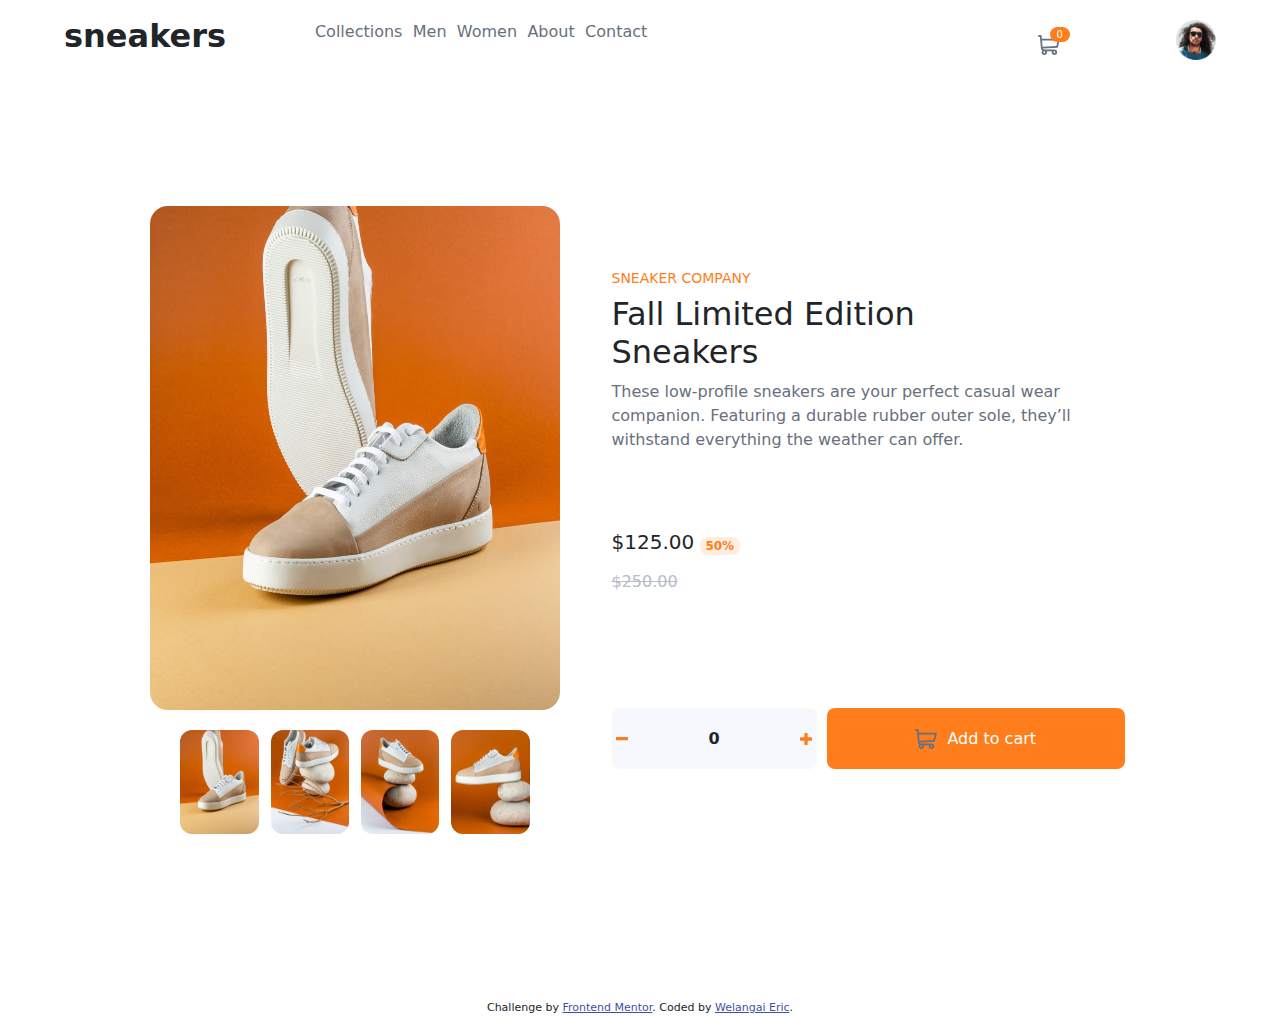
<file: index.html>
<!DOCTYPE html>
<html lang="en">
<head>
  <meta charset="UTF-8">
  <meta name="viewport" content="width=device-width, initial-scale=1.0"> <!-- displays site properly based on user's device -->
  
  <link rel="icon" type="image/png" sizes="32x32" href="./images/favicon-32x32.png">
  <link rel="stylesheet" href="./css/main.css">
 
  <link rel="stylesheet" href="./css/bootstrap.css">
  <link rel="stylesheet" href="./css/bootstrap.css.map">
  <link rel="stylesheet" href="./css/bootstrap-icons/bootstrap-icons.css">
  
  
  <title>Frontend Mentor | E-commerce product page</title>

  <!-- Feel free to remove these styles or customise in your own stylesheet 👍 -->
  <style>
    .attribution { font-size: 11px; text-align: center; margin-top: 20px;}
    .attribution a { color: hsl(228, 45%, 44%); }
  </style>
</head>
<body>
  <header>
    <div class="navbar">
      <div class="left-elements">
        <button class="toggleBtn" aria-controls="primary-navigation" aria-expanded="false" >
          <svg class="hum"viewBox="0 0 100 100" width="50">
            <rect class="line top" 
              width="50" height="7"
               x="10" y="30" ></rect>
            <rect class="line middle" 
              width="50" height="7"
              x="10" y="45" ></rect>
            <rect class="line bottom" 
              width="50" height="7"
              x="10" y="60" ></rect>
          </svg>
  

        </button>
        <div class="brand-namee">
          <h1>sneakers</h1>

        </div>
        <div class="navbar-links">
          <ul>
            <li><a href="#">Collections</a></li>
            <li><a href="#">Men</a></li>
            <li><a href="#">Women</a></li>
            <li><a href="#">About</a></li>
            <li><a href="#">Contact</a></li>
    
          </ul>
         </div>
      </div>
      <div class="right-elements">
        <div class="cart">
          <img src="./images/icon-cart.svg" alt="cart image">
          <div class="item-count">
            <p class="count">0</p>
          </div>
        </div>
        <div class="profile-photo">
          <div class="avatar">
            <img src="./images/image-avatar.png" alt="">
          </div>
        </div>
      </div>
   
 

    </div>
    <div class="offcanvasi canvas" aria-expanded="false">
      <div class="offcanvas-linksi canvas">
        <ul >
          <li><a href="#">Collections</a></li>
          <li><a href="#">Men</a></li>
          <li><a href="#">Women</a></li>
          <li><a href="#">About</a></li>
          <li><a href="#">Contact</a></li>
  
        </ul>
       </div>
       <div class="blur-me">

       </div>
     </div>
  </header>

 
  
  <div class="container">
    <div class="container-view">
      <div class="large-image">
          <img id="large" src="./images/image-product-1.jpg" alt="">
      </div>
      <div class="thumbnails">
          <img src="./images/image-product-1.jpg" id="small" alt="" onclick="viewImage(this)">
          <img src="./images/image-product-2.jpg" id="small" alt="" onclick="viewImage(this)">
          <img src="./images/image-product-3.jpg" id="small" alt="" onclick="viewImage(this)">
          <img src="./images/image-product-4.jpg" id="small" alt="" onclick="viewImage(this)">
  
      </div>
  </div>
  <!-- carousel  -->
    <div id="carouselExampleControls" class="carousel slide " data-bs-ride="carousel">
      <div class="carousel-inner" >
        <div class="carousel-item active">
          <img src="./images/image-product-1.jpg" class="d-block w-100" alt="...">
        </div>
        <div class="carousel-item">
          <img src="./images/image-product-2.jpg" class="d-block w-100 img-fluid" alt="...">
        </div>
        <div class="carousel-item">
          <img src="./images/image-product-3.jpg" class="d-block w-100" alt="...">
        </div>
      </div>
      <button class="carousel-control-prev" type="button" data-bs-target="#carouselExampleControls" data-bs-slide="prev">
        <span class="carousel-control-prev-icon" aria-hidden="true"><img src="./images/icon-previous.svg" alt=""></span>
        <span class="visually-hidden">Previous</span>
      </button>
      <button class="carousel-control-next" type="button" data-bs-target="#carouselExampleControls" data-bs-slide="next">
        <span class="carousel-control-next-icon"  aria-hidden="true"><img src="./images/icon-next.svg" alt=""></span>
        <span class="visually-hidden">Next</span>
      </button>
    </div>
    <!-- check out  -->
    <div class="checkout-module model" >
      <div class="model-header">
        <div class="model-title">
          <h5>Cart</h5> 
        </div>
        </div>
        <div class="model-body">
          <div class="message">
            <h6>Your cart is empty.</h6> 
          </div>
        </div>      
    </div>
<!-- description  -->

<div class="container overide">
  <div class="description">
    <h3>SNEAKER COMPANY</h3>
    <h2>Fall Limited Edition <br> Sneakers</h2>
    <p>  These low-profile sneakers are your perfect casual wear companion. Featuring a 
      durable rubber outer sole, they’ll withstand everything the weather can offer.</p>   
  </div>
  <div class="payment-details">
    <div class="pricing">
      <div class="price">
        <h2>$125.00</h2>
        <p>50%</p>
      </div>
      <div class="discount">
        <h5>$250.00</h5>
      </div>      
    </div>  
  </div>
  <!-- add or reduce quantity  -->
  <div class="views">
    <div class="quantity">
      <span class="add" id="minus"><img src="./images/icon-minus.svg" alt=""></span>
      <span class="add" id="display-counter">0</span>
      <span class="add" id="plus"><img src="./images/icon-plus.svg" alt=""></span>
    </div>
    <button  class="submit-btn" >
      <img class="cart-white" src="./images/icon-cart.svg" alt="">
      <span class="add-to-cart">Add to cart</span>
    </button> 
  </div>
 
</div>
</div>

<!-- attribution  -->
  <div class="attribution">
    Challenge by <a href="https://www.frontendmentor.io?ref=challenge" target="_blank">Frontend Mentor</a>. 
    Coded by <a href="#">Welangai Eric</a>.
  </div>

  <!-- scripts  -->
  <script  >
    function viewImage(small){
     var fullImage = document.querySelector('#large')
     fullImage.src = small.src;
    }
</script>
  <script src="./js/custom.js"></script>
  <script src="./js/bootstrap.bundle.js"></script>
  <script src="./js/bootstrap.bundle.js.map"></script>
</body>
</html>
</file>
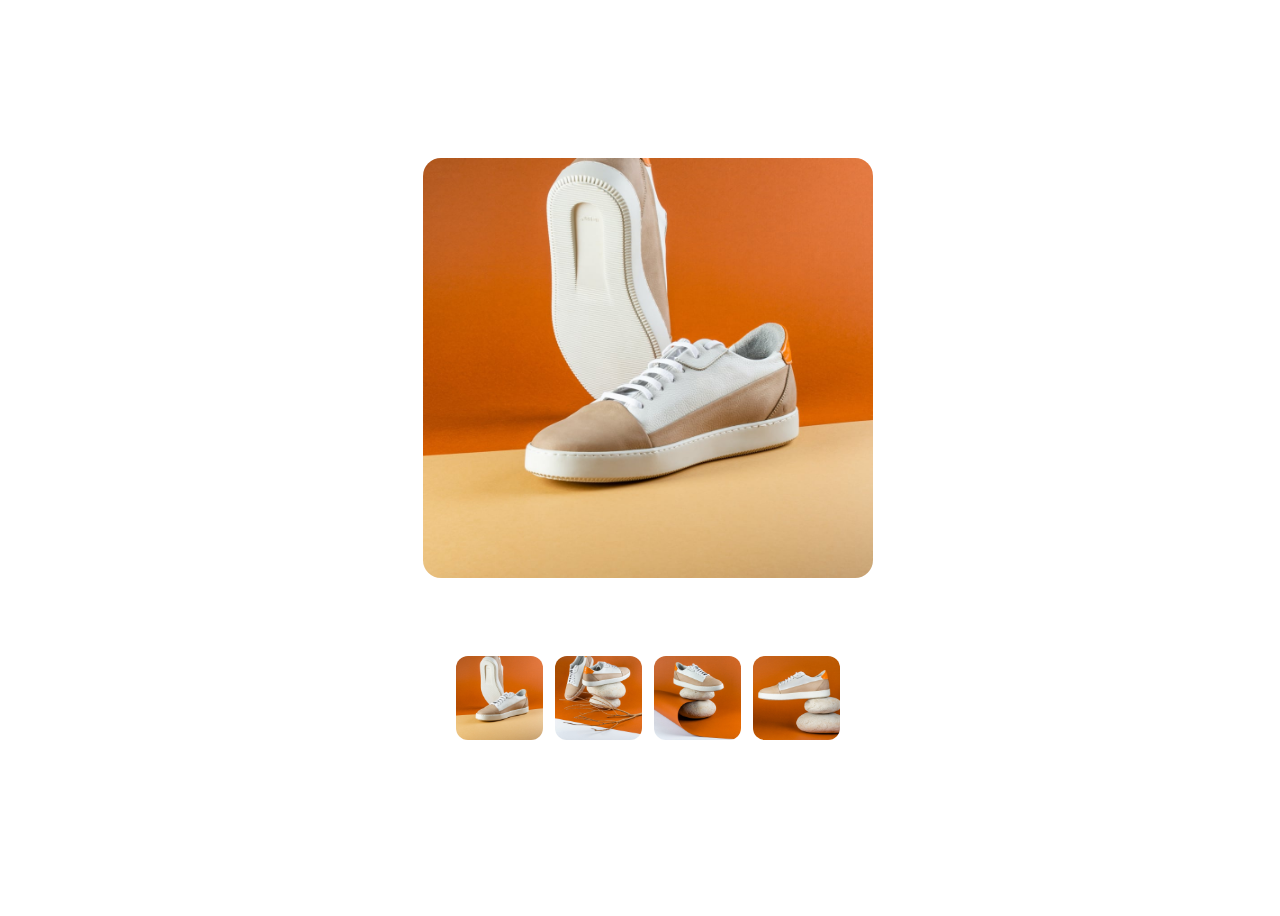
<file: images/New folder/index.html>
<!DOCTYPE html>
<html lang="en">
<head>
    <meta charset="UTF-8">
    <meta http-equiv="X-UA-Compatible" content="IE=edge">
    <meta name="viewport" content="width=device-width, initial-scale=1.0">
    <link rel="stylesheet" href="./main.css">
    <title>Document</title>
</head>
<body>
    <div class="container-view">
        <div class="large-image">
            <img id="large" src="./image/image-product-1.jpg" alt="">
        </div>
        <div class="thumbnails">
            <img src="./image/image-product-1.jpg" id="small" alt="" onclick="viewImage(this)">
            <img src="./image/image-product-2.jpg" id="small" alt="" onclick="viewImage(this)">
            <img src="./image/image-product-3.jpg" id="small" alt="" onclick="viewImage(this)">
            <img src="./image/image-product-4.jpg" id="small" alt="" onclick="viewImage(this)">

        </div>
    </div>

   <!-- script   -->
   <script  >
       function viewImage(small){
        var fullImage = document.querySelector('#large')
        fullImage.src = small.src;
       }
   </script>
</body>
</html>
</file>
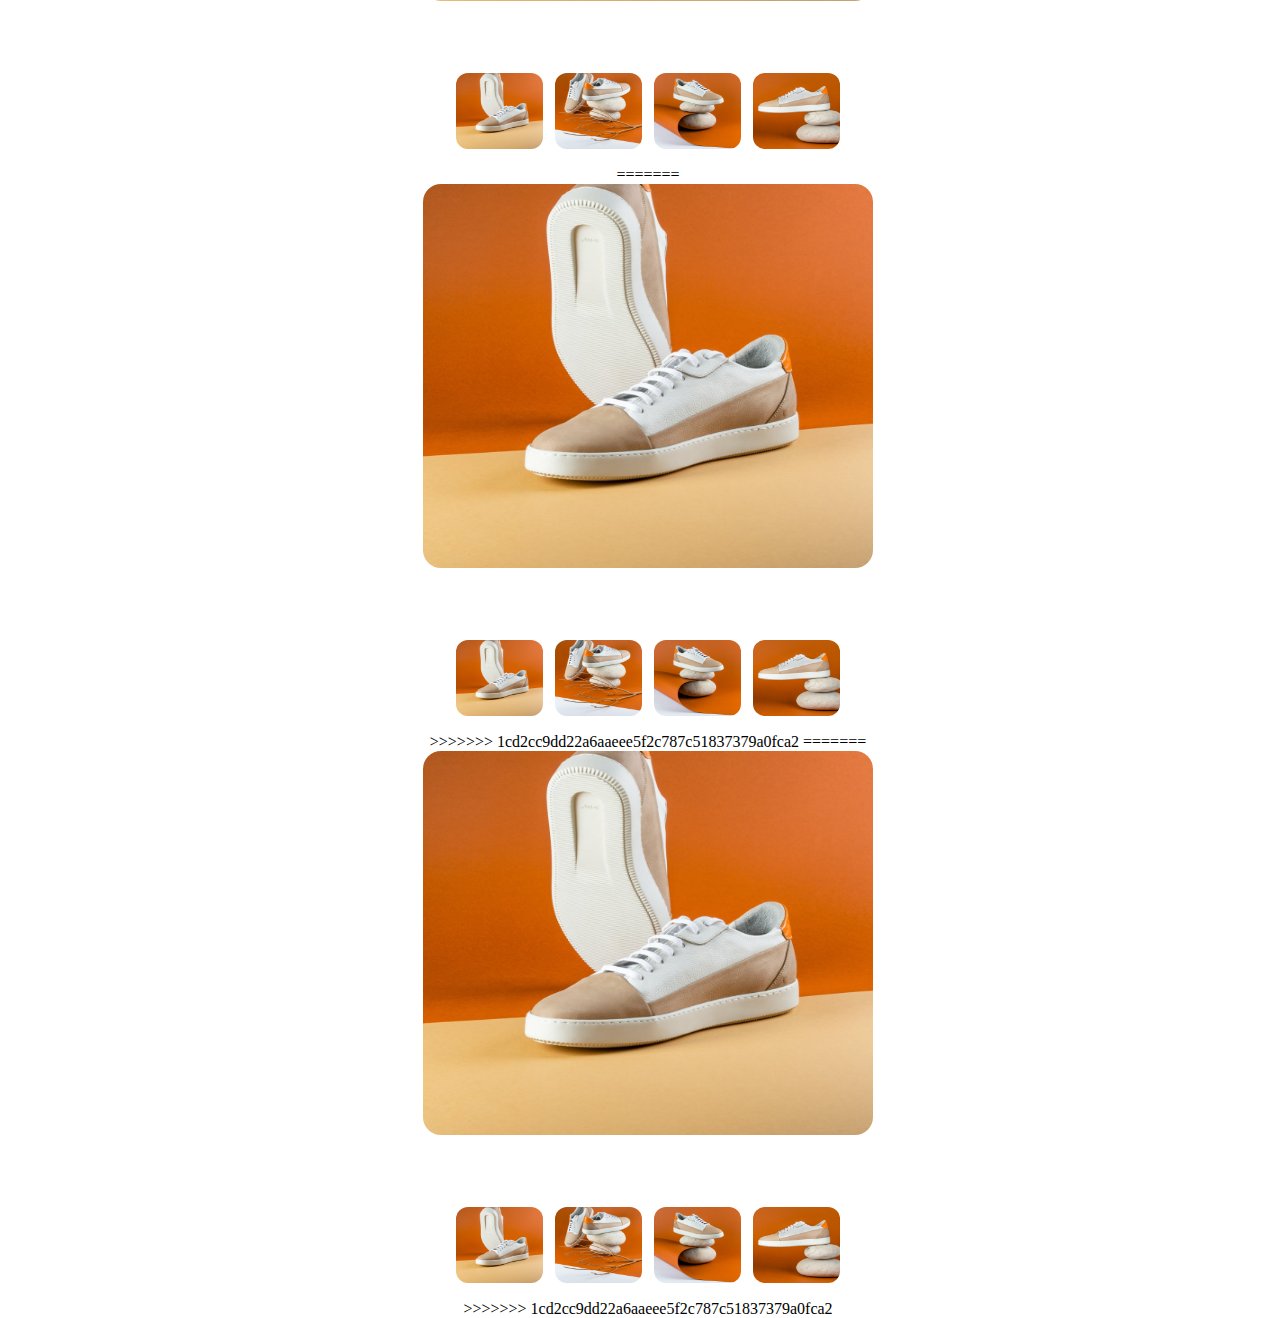
<file: images/New folder/index_BACKUP_1858.html>
<<<<<<< HEAD
<<<<<<< HEAD
<!DOCTYPE html>
<html lang="en">
<head>
    <meta charset="UTF-8">
    <meta http-equiv="X-UA-Compatible" content="IE=edge">
    <meta name="viewport" content="width=device-width, initial-scale=1.0">
    <link rel="stylesheet" href="./main.css">
    <title>Document</title>
</head>
<body>
    <div class="container-view">
        <div class="large-image">
            <img id="large" src="./image/image-product-1.jpg" alt="">
        </div>
        <div class="thumbnails">
            <img src="./image/image-product-1.jpg" id="small" alt="" onclick="viewImage(this)">
            <img src="./image/image-product-2.jpg" id="small" alt="" onclick="viewImage(this)">
            <img src="./image/image-product-3.jpg" id="small" alt="" onclick="viewImage(this)">
            <img src="./image/image-product-4.jpg" id="small" alt="" onclick="viewImage(this)">

        </div>
    </div>

   <!-- script   -->
   <script  >
       function viewImage(small){
        var fullImage = document.querySelector('#large')
        fullImage.src = small.src;
       }
   </script>
</body>
=======
<!DOCTYPE html>
<html lang="en">
<head>
    <meta charset="UTF-8">
    <meta http-equiv="X-UA-Compatible" content="IE=edge">
    <meta name="viewport" content="width=device-width, initial-scale=1.0">
    <link rel="stylesheet" href="./main.css">
    <title>Document</title>
</head>
<body>
    <div class="container-view">
        <div class="large-image">
            <img id="large" src="./image/image-product-1.jpg" alt="">
        </div>
        <div class="thumbnails">
            <img src="./image/image-product-1.jpg" id="small" alt="" onclick="viewImage(this)">
            <img src="./image/image-product-2.jpg" id="small" alt="" onclick="viewImage(this)">
            <img src="./image/image-product-3.jpg" id="small" alt="" onclick="viewImage(this)">
            <img src="./image/image-product-4.jpg" id="small" alt="" onclick="viewImage(this)">

        </div>
    </div>

   <!-- script   -->
   <script  >
       function viewImage(small){
        var fullImage = document.querySelector('#large')
        fullImage.src = small.src;
       }
   </script>
</body>
>>>>>>> 1cd2cc9dd22a6aaeee5f2c787c51837379a0fca2
=======
<!DOCTYPE html>
<html lang="en">
<head>
    <meta charset="UTF-8">
    <meta http-equiv="X-UA-Compatible" content="IE=edge">
    <meta name="viewport" content="width=device-width, initial-scale=1.0">
    <link rel="stylesheet" href="./main.css">
    <title>Document</title>
</head>
<body>
    <div class="container-view">
        <div class="large-image">
            <img id="large" src="./image/image-product-1.jpg" alt="">
        </div>
        <div class="thumbnails">
            <img src="./image/image-product-1.jpg" id="small" alt="" onclick="viewImage(this)">
            <img src="./image/image-product-2.jpg" id="small" alt="" onclick="viewImage(this)">
            <img src="./image/image-product-3.jpg" id="small" alt="" onclick="viewImage(this)">
            <img src="./image/image-product-4.jpg" id="small" alt="" onclick="viewImage(this)">

        </div>
    </div>

   <!-- script   -->
   <script  >
       function viewImage(small){
        var fullImage = document.querySelector('#large')
        fullImage.src = small.src;
       }
   </script>
</body>
>>>>>>> 1cd2cc9dd22a6aaeee5f2c787c51837379a0fca2
</html>
</file>
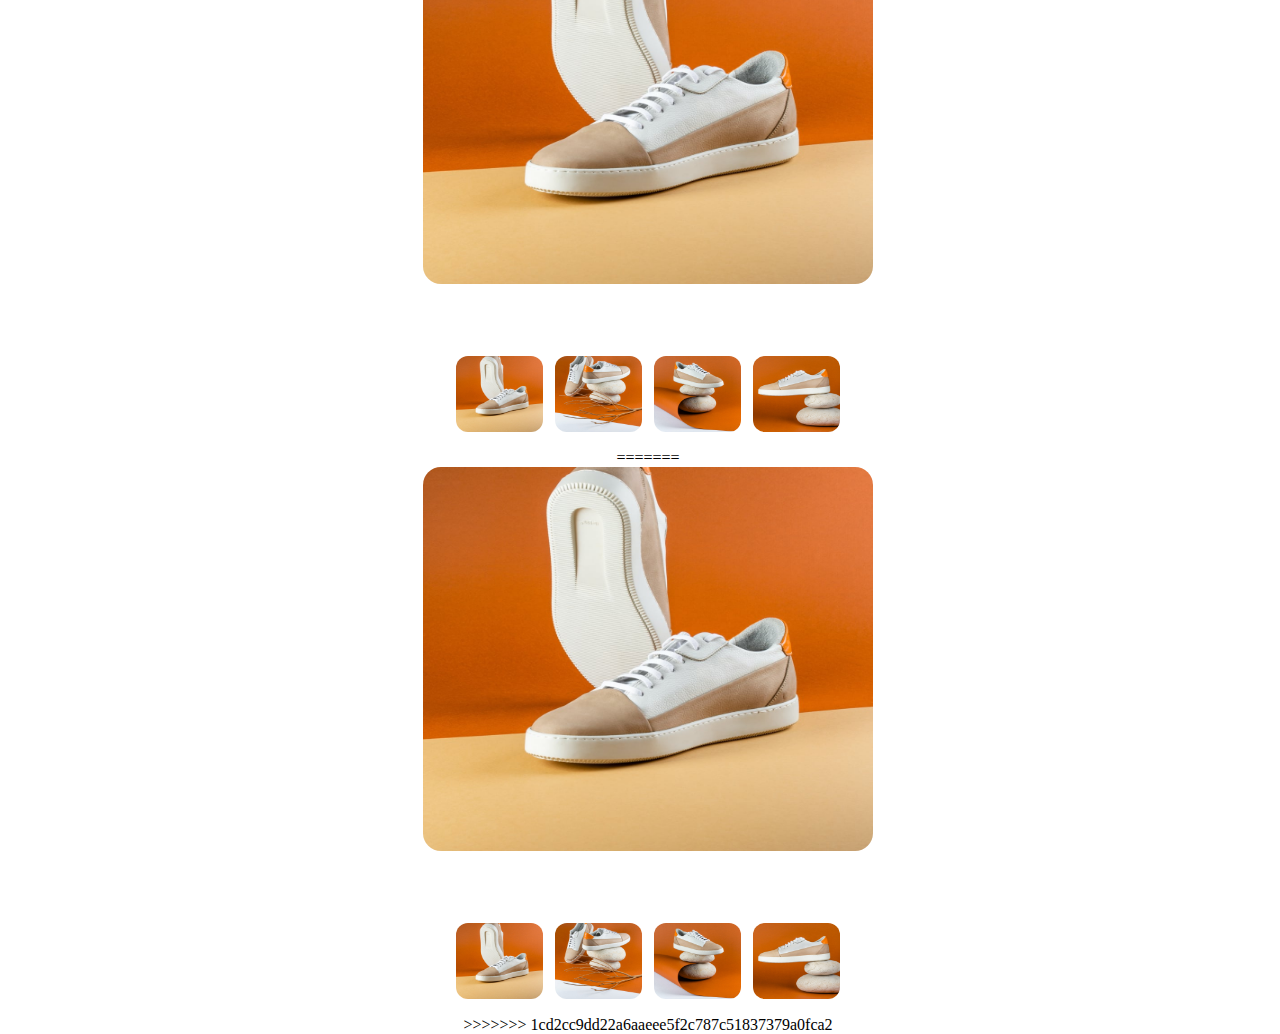
<file: images/New folder/index_BACKUP_456.html>
<<<<<<< HEAD
<!DOCTYPE html>
<html lang="en">
<head>
    <meta charset="UTF-8">
    <meta http-equiv="X-UA-Compatible" content="IE=edge">
    <meta name="viewport" content="width=device-width, initial-scale=1.0">
    <link rel="stylesheet" href="./main.css">
    <title>Document</title>
</head>
<body>
    <div class="container-view">
        <div class="large-image">
            <img id="large" src="./image/image-product-1.jpg" alt="">
        </div>
        <div class="thumbnails">
            <img src="./image/image-product-1.jpg" id="small" alt="" onclick="viewImage(this)">
            <img src="./image/image-product-2.jpg" id="small" alt="" onclick="viewImage(this)">
            <img src="./image/image-product-3.jpg" id="small" alt="" onclick="viewImage(this)">
            <img src="./image/image-product-4.jpg" id="small" alt="" onclick="viewImage(this)">

        </div>
    </div>

   <!-- script   -->
   <script  >
       function viewImage(small){
        var fullImage = document.querySelector('#large')
        fullImage.src = small.src;
       }
   </script>
</body>
=======
<!DOCTYPE html>
<html lang="en">
<head>
    <meta charset="UTF-8">
    <meta http-equiv="X-UA-Compatible" content="IE=edge">
    <meta name="viewport" content="width=device-width, initial-scale=1.0">
    <link rel="stylesheet" href="./main.css">
    <title>Document</title>
</head>
<body>
    <div class="container-view">
        <div class="large-image">
            <img id="large" src="./image/image-product-1.jpg" alt="">
        </div>
        <div class="thumbnails">
            <img src="./image/image-product-1.jpg" id="small" alt="" onclick="viewImage(this)">
            <img src="./image/image-product-2.jpg" id="small" alt="" onclick="viewImage(this)">
            <img src="./image/image-product-3.jpg" id="small" alt="" onclick="viewImage(this)">
            <img src="./image/image-product-4.jpg" id="small" alt="" onclick="viewImage(this)">

        </div>
    </div>

   <!-- script   -->
   <script  >
       function viewImage(small){
        var fullImage = document.querySelector('#large')
        fullImage.src = small.src;
       }
   </script>
</body>
>>>>>>> 1cd2cc9dd22a6aaeee5f2c787c51837379a0fca2
</html>
</file>
<file: css/main.css>
<<<<<<< HEAD
@import url('https://fonts.googleapis.com/css2?family=Kumbh+Sans:wght@400;700&display=swap');
*{
    box-sizing: border-box;

}
:root{
    --white: hsl(0, 0%, 100%);
    --orange: hsl(26, 100%, 55%);
    --pale-orange:hsl(25, 87%, 73%);
    --very-dark-blue: hsl(220, 13%, 13%);
    --dark-greyish-blue:hsl(219, 9%, 45%);
    --greyish-blue:hsl(220, 14%, 75%);
    --light-greyish-blue:hsl(223, 64%, 98%);
    --black: hsl(0, 0%, 0%);



}
body{
    width: 100vw;
    min-height: 100vh;
    margin: 0;
    padding: 0;
    font-family: 'Kumbh Sans', sans-serif; 
    display: flex;
    flex-direction: column;
    background-color:var(--white);
    justify-content: center;
    align-items: center;
    position: relative;
}
header{
    width: 100vw;
    height: 80px;
    /* border: 2px solid red; */
    position: relative;
    display: flex;
    
    justify-content: center;
    align-items: center;



}
.preloader{
    width: 100%;
    height: 100%;
    position: absolute;
    z-index: 100;
    display: flex;
    justify-content: center;
    align-items: center;
    background-color: #fff;
}
.main{
    display: none;
    
}
.views{
    width: 90%;
    height: 100%;
    /* border: red 3px solid; */
    display: flex;
    flex-direction: column;
    justify-content: space-between;
    align-items: center;

}
.navbar{
    width: 90%;
    height: 70%;
    /* border: 2px solid red; */
    display: flex;
    justify-content: space-between;
    align-items: center;

}
.navbar-links{
    width: 100%;
    /* border: 1px solid green; */
    display: none;

}
.navbar-links ul{
    display: flex;

    
}
.navbar-links li{
    list-style: none;
    padding: 0 5px;

}
.navbar-links li:hover{
     
}
.navbar-links a{
    text-decoration: none;
    color: var(--dark-greyish-blue);
}
.offcanvasi{
    width: 0%;
    height: 100vh;
    position: absolute;
    top: 0;
    left: 0;
    display: none;
    z-index: 50;
    /* border: 1px solid green; */


}
.orange:hover{
    color: var(--pale-orange);
}
.offcanvasi[aria-expanded='true']{
    width: 100%;
    display: initial;
    transition: .4s ease-in-out;
}

.offcanvas-linksi{
    padding-top: 80px;
    width: 60%;
    height: 100vh;
    /* border: 4px solid rgb(235, 8, 8); */
    /* display: none; */
    background-color: var(--white);
    float:left ;

}
.blur-me{
    width: 40%;
    height: 100%;
    float: right;
    background-color: var(--black);
    opacity: .5;


}
.lightbox{
    display: none;
}

/* .offcanvas-links{
    display: block;
    border: 1px solid rgb(255, 103, 2);
    
    

    
} */
.offcanvas-linksi li{
    list-style: none;
    padding: 13px 0px;

}
.offcanvas-linksi a{
    text-decoration: none;
    color:  var(--black);
    font-weight: 700;
}
.left-elements{
    width: 65%;
    height: 100%;
    /* border: 1px solid green; */
    display: flex;
    justify-content: space-between;
    align-items: center;

}
.right-elements{
    width: 30%;
    height: 100%;
    display: flex;
    justify-content: flex-end;
    align-items: center;

    /* border: 1px solid green; */
}
.toggleBtn{
    background-color: blue;
    display: inline;
    z-index: 100;
    background-color: transparent;
    border: none;
    outline: none;
    
}
.toggleBtn .line{
    transition: 
        y 50ms ease-in 50ms,
        rotate 50ms ease-in 
    ;
    transform-origin: center;
} 

.toggleBtn[aria-expanded='true'] .line{
    
    transition: 
        y 50ms ease-in, 
        rotate 50ms ease-in 50ms
    ;
    transform-origin: center;
} 

.toggleBtn[aria-expanded='true'] :is(.top, .bottom){
    y:45;
    width: 80px;
   

}
.toggleBtn[aria-expanded='true'] :is(.top ,.middle){
   rotate:45deg;
}

.toggleBtn[aria-expanded='true'] .bottom{
    rotate:-45deg;
    
}
.brand-namee{
    width: 90%;
    height: 100%;
    font-weight:700;
    /* border: 1px solid green; */
    display: flex;
    justify-content: center;
    align-items: center;
    /* text-align: left; */


}


.brand-namee h1{
    font-weight: 700;
    width:100%;
    height: 90%;
    padding: 0;
    margin: 0;
    margin-top: -10px;
    
    font-size: 32px;
    text-align: left;
   
    /* border: 1px solid green; */

}
.cart{
    width: 40%;
    height:40%;
    /* border: 1px solid green; */
    position: relative;
   
    
    
}
.item-count{
    width: 20px;
    height:15px;
    border-radius: 20px;
    background-color:  var(--orange);
    position: absolute;
    top: -5px;
    left: 12px;
    display: flex;
    /* border: 1px solid green; */
    justify-content: center;
    align-items: center;
    /* border: 1px solid green; */

}
.count{
    color:var(--white) ;
    font-size: 10px;
    /* border: 1px solid green; */
    padding: 0;
    margin: 0;
}
.profile-photo{
    width: 40px;
    height: 40px;
    /* border: 1px solid green; */


}
.avatar{
    width: 100%;
    height: 100%;
    /* border: 1px solid green; */


}
.avatar img{
    width: 100%;
    height: 100%;
}
.container{
    width: 100% !important;
    /* min-height: 100% !important; */
    background-color:var(--white);
    display: flex;
    flex-direction: column;
    justify-content: center !important;
    align-items: center;
    padding: 0 !important;
    margin: 0 !important;
    position: relative;
    /* border: rgb(54, 167, 20) 5px solid !important; */



}
.checkout-module{
    width: 89%;
    height: 40%;
    /* border: 2px solid red; */
    position:absolute;
    z-index: 20;
    top: 10px;
    border-radius: 10px;
    background-color: var(--white);
    visibility: hidden;
    box-shadow:10px 10px ar(--light-greyish-blue) ;

    
}
.show{
    visibility: visible;
}
.hidden{
    visibility: hidden;
}

.model-header{
    width: 100%;
    height: 20%;
    border-bottom: .5px solid var(--greyish-blue);
    display: flex;
    justify-content: center;
    align-items: center;
}
.model-title{
    width: 85%;
    height: 70%;
    display: flex;
    justify-content: space-between;
    align-items: center;
    
}
.model-body{
    width: 100%;
    height: 80%;
    /* border: 2px solid red; */
    display: flex;
    flex-direction: column;
    justify-content:center;
    align-items: center;

}
.item{
    width: 85%;
    height: 80px;
    /* border: 2px solid red; */
    display: flex;
    justify-content: space-between;


}
.checkBtn{
    width: 85%;
    height: 50px;
    margin-top: 10px;
    border-radius:8px ;
    background-color: var(--orange);
    color: var(--white);
    font-weight: 700;
    border: none;
}
.message h6{
    color: var(--dark-greyish-blue);
    font-weight: 500;
}
.item-image{
    width: 20%;
    height: 100%;
    /* border: 2px solid red; */
    border-radius: 8px;


}
.item-image img{
    width: 100%;
    border-radius: 5px;

}
.item-description{
    width: 68%;
    height: 100%;
    /* border: 2px solid red; */
    padding-left: 10px;
    letter-spacing: 0.03rem;
    color: var(--dark-greyish-blue);

}
.delete-item{
    width: 10%;
    height: 100%;
    /* border: 2px solid red; */
    display: flex;
    justify-content: center;
    align-items: center;
}
.carousel{
    width: 100% !important;
    height: 360px !important;
       /* border: 2px solid red; */


}

.carousel-control-prev-icon{
    background-color: var(--white) !important;
    color: var(--black) !important;
    width: 50px !important;
    height: 50px !important;
    border-radius: 360px;
    display: flex !important;
    justify-content: center !important;
    align-items: center !important;

}
.carousel-control-next-icon{
    background-color: var(--white) !important;
    color: var(--black) !important;
    width: 50px !important;
    height: 50px !important;
    border-radius: 360px;
    display: flex !important;
    justify-content: center !important;
    align-items: center !important;

}
.carousel-item img{
    width: 100% !important;
    height: 100% !important;
}
.preview{
    width:414px;
    height:350px;
    /* border: 2px solid red; */
    position: relative;
    display: flex;
    overflow: hidden;
    

}

.description{
    width: 90%;
    height: 180px;
    margin-top: 10px;
    /* border: 2px solid red; */
}

.description h3{
    font-size: 14px;
    color: var(--orange);


}
.description p{
    margin: 0;
    padding: 0;
    line-height: 1.5rem;
    color: var(--dark-greyish-blue);

}

.payment-details{
    width: 90%;
    height: 300px;
    /* border: 2px solid red; */
    display: flex;
    justify-content:center;
    align-items: center;

}
.pricing{
    width: 100%;
    height: 60%;
    display: flex;
    /* border: 2px solid red; */
    justify-content:space-between ;
    align-items: center;

    
}

.price{
    width: 35%;
    height: 100%;
    display: flex;
    justify-content:space-between ;
    align-items: center;
    /* border: 2px solid red; */
}
.price p{
    margin: 0;
    padding: 0;
    width: 40px;
    /* border: 2px solid red; */
    background-color: var(--pale-orange);
    display: flex;
    justify-content:center ;
    align-items: center;
    border-radius: 8px;
    color: var(--orange);
    font-weight: 700;
    font-size: 12px;
    
}
#display-counter{
    font-weight: 700;
    font-size: 16px;
}
.price h2{
    font-size: 20px;
    /* border: 2px solid red; */

}


.discount{
    width: 50%;
    height: 100%;
    display: flex;
    justify-content:flex-end ;
    align-items: center;
    /* border: 2px solid red; */
}
.discount h5{
    margin: 0;
    padding: 0;
    text-align: right;
    font-size: 16px;
    text-decoration: line-through;
    /* border: 2px solid red; */
    color: var(--greyish-blue);

}
.overide{
    height: 350px;
    
}
.quantity{
    width: 90%;
    height: 50%;
    display: flex;
    /* border: 2px solid rgb(0, 42, 255); */
    justify-content:space-between ;
    align-items: center;
    border-radius: 8px;
    background-color: var(--light-greyish-blue);


}
.add{
    width: 10%;
    height: 100%;
    display: flex;
   
    justify-content:center ;
    align-items: center;

}
.submit-btn{
    width: 90%;
    height: 50%;
    display: flex;
    border: none;
    /* border: 2px solid rgb(0, 42, 255); */
    justify-content:center ;
    align-items: center;
    background-color: var(--orange);
    margin-top: 10px;
    border-radius: 8px;
}
.submit-btn:hover,.checkBtn:hover{
    background-color: var(--pale-orange);
}
.cart-white path{
    fill: var(--white);
}
.add-to-cart{
    color: var(--white);
    font-weight: 500;
    margin-left: 10px;
}

.container-view{
    width: 500px;
    height: 600px;
    display: none;
    flex-direction: column;
    justify-content:center;
    align-items: center;
    position: relative;
    /* border: 2px solid rgb(0, 42, 255); */

    
}
.large-image{
    width: 90%;
    height: 70%;
    display: flex;


}
#large{
    width: 100%;
    height: 100%;
    border-radius: 18px;
    display: flex;


}
.thumbnails{
    width: 90%;
    height: 20%;
    display: flex;
    justify-content: center;
    align-items: center;
    display: flex;

}
.thumbnails img{
    width: 22%;
    height: 80%;
    padding: 6px;
    border-radius: 18px;

}
.thumbnails img:hover{
    opacity: .6;
}
.alerter{
    width: 300px;
    height: 50px;
    display: none;
    justify-content: center;
    align-items: center;
    position: absolute;
    bottom:80px;
    z-index: 100;
    background-color: #ffffff;
    border-radius: 8px;
    color: var(--orange);
    box-shadow: 4px 4px 6px var(--dark-greyish-blue);

    /* border: red solid 1px; */
    animation: animate-me 4s;
}
@keyframes animate-me{
    0%{
        
        opacity: 0;
    }
    50%{
       
        opacity: 1;

    }
    100%{
       
        opacity: 0;

    }
}

@media screen and (min-width:576px) {
    .container-view{
        display: flex;
    }
    .carousel{
        display: none;
    }
   .alerter{
    bottom: 150px;
   }
   
}
@media screen and (min-width:678px) {
   
    body{
        width: 100vw;
        /* background-color: rebeccapurple !important; */
    }
    .offcanvasi{
        display: none;
    }
    .toggleBtn{
        display: none;
    }
    .navbar{
        flex-direction: row;
        /* border: red 3px solid; */

    }
    .navbar-links{
        display: initial;
        /* border: red 3px solid; */
      
       
    }
    ul{
        width: 70%;

        display: flex;
        justify-content: space-between;
        align-items: center;

    }
    .brand-namee {
        width: 40%;
    }
    .brand-name h1{
        width: 10%;
        font-size: 34px;

    }
    .container{
        
        height: 100vh;
        /* border: red 3px solid; */
        flex-direction:row !important;
        width: 100% !important;
        justify-content: space-between;
    }
    .container-view{
        width: 40%;
        height: 80%;
        flex-direction : column !important;
        /* border: red 3px solid; */

    }
    .overide{
        width: 50% !important;
        flex-direction: column !important;
        height: 60%;
        /* float: right !important; */
    }
    .pricing{
        height: 70px;
        flex-direction: column;
        /* border: red 3px solid; */
        justify-content: flex-start;
        align-items: flex-start;


    }
    .checkout-module{
        width: 350px;
        top: 5px;
        left: 73%;
        box-shadow:2px 2px 2px 5px var(--light-greyish-blue);

    }
    .price{
        /* border: red 3px solid; */
        width: 25%;

    }
    .discount{
        /* border: red 3px solid; */
        justify-content: flex-start;

    }
    .quantity{
        width: 40%;
        float: left ;
        /* border: red 3px solid; */

    }
    .submit-btn{
        width: 58%;
        float: right;
        margin-top: 0;
        /* border: red 3px solid; */

    }
    .views{
        width: 90%;
        height: 30%;
        flex-direction: row;
    }
    .lightbox{
        width: 100%;
        height: 100%;
        position: absolute;
        z-index: 100;
        display: none;
        align-items: center;
        justify-content: center;
        background: hsl(0, 0%, 0%,75%);
        animation: animate .4s ease-in-out;

        
        
    }
    .lightbox-show{
        display: flex;
    }
    .lightbox-hide{
        display: none;
        /* animation: closer 4s ease-in-out; */

    }
    .lightbox-container{
        width :30%;
        height: 70%;
        position: relative;
    }
    @keyframes animate {
        0%{
            width: 0;
            height: 0;
        }
        100%{
            width: 100%;
            height: 100%;
        }
    }
    /* @keyframes closer {
        0%{
            width: 100%;
            height: 100%;
            opacity: 1;


        }
        100%{
            width: 0%;
            height: 0%;
            opacity: 0;
        }
    } */
    .lightbox-container .large-image .close-btn{
        position: absolute;
        left: 85%;
        top:  -24px;

    }
    .navigate{
        width: 50px;
        height: 50px;
        background-color: var(--white);
        position: absolute;
        display: flex;
        border-radius: 360px;
        justify-content: center;
        align-items: center;
        top: 28%;

    }
    .next{
        left: 85%;
    }
    .previous{
        left: -5%;
    }
   
}

=======
@import url('https://fonts.googleapis.com/css2?family=Kumbh+Sans:wght@400;700&display=swap');
*{
    box-sizing: border-box;

}
:root{
    --white: hsl(0, 0%, 100%);
    --orange: hsl(26, 100%, 55%);
    --pale-orange:hsl(25, 100%, 94%);
    --very-dark-blue: hsl(220, 13%, 13%);
    --dark-greyish-blue:hsl(219, 9%, 45%);
    --greyish-blue:hsl(220, 14%, 75%);
    --light-greyish-blue:hsl(223, 64%, 98%);
    --black: hsl(0, 0%, 0%);



}
body{
    width: 100vw;
    min-height: 100vh;
    margin: 0;
    padding: 0;
    font-family: 'Kumbh Sans', sans-serif; 
    display: flex;
    flex-direction: column;
    background-color:var(--white);
    justify-content: center;
    align-items: center;
}
header{
    width: 100vw;
    height: 80px;
    /* border: 2px solid red; */
    position: relative;
    display: flex;
    
    justify-content: center;
    align-items: center;



}
.views{
    width: 90%;
    height: 100%;
    /* border: red 3px solid; */
    display: flex;
    flex-direction: column;
    justify-content: space-between;
    align-items: center;

}
.navbar{
    width: 90%;
    height: 70%;
    /* border: 2px solid red; */
    display: flex;
    justify-content: space-between;
    align-items: center;

}
.navbar-links{
    width: 100%;
    /* border: 1px solid green; */
    display: none;

}
.navbar-links ul{
    display: flex;

    
}
.navbar-links li{
    list-style: none;
    padding: 0 5px;

}
.navbar-links a{
    text-decoration: none;
    color: var(--dark-greyish-blue);
}
.offcanvasi{
    width: 0%;
    height: 100vh;
    position: absolute;
    top: 0;
    left: 0;
    display: none;
    z-index: 50;
    /* border: 1px solid green; */


}
.offcanvasi[aria-expanded='true']{
    width: 100%;
    display: initial;
    transition: .4s ease-in-out;
}

.offcanvas-linksi{
    padding-top: 80px;
    width: 60%;
    height: 100vh;
    /* border: 4px solid rgb(235, 8, 8); */
    /* display: none; */
    background-color: var(--white);
    float:left ;

}
.blur-me{
    width: 40%;
    height: 100%;
    float: right;
    background-color: var(--black);
    opacity: .5;


}

/* .offcanvas-links{
    display: block;
    border: 1px solid rgb(255, 103, 2);
    
    

    
} */
.offcanvas-linksi li{
    list-style: none;
    padding: 13px 0px;

}
.offcanvas-linksi a{
    text-decoration: none;
    color:  var(--black);
    font-weight: 700;
}
.left-elements{
    width: 65%;
    height: 100%;
    /* border: 1px solid green; */
    display: flex;
    justify-content: space-between;
    align-items: center;

}
.right-elements{
    width: 30%;
    height: 100%;
    display: flex;
    justify-content: flex-end;
    align-items: center;

    /* border: 1px solid green; */
}
.toggleBtn{
    background-color: blue;
    display: inline;
    z-index: 100;
    background-color: transparent;
    border: none;
    outline: none;
    
}
.toggleBtn .line{
    transition: 
        y 50ms ease-in 50ms,
        rotate 50ms ease-in 
    ;
    transform-origin: center;
} 

.toggleBtn[aria-expanded='true'] .line{
    
    transition: 
        y 50ms ease-in, 
        rotate 50ms ease-in 50ms
    ;
    transform-origin: center;
} 

.toggleBtn[aria-expanded='true'] :is(.top, .bottom){
    y:45;
    width: 80px;
   

}
.toggleBtn[aria-expanded='true'] :is(.top ,.middle){
   rotate:45deg;
}

.toggleBtn[aria-expanded='true'] .bottom{
    rotate:-45deg;
    
}
.brand-namee{
    width: 90%;
    height: 100%;
    font-weight:700;
    /* border: 1px solid green; */
    display: flex;
    justify-content: center;
    align-items: center;
    /* text-align: left; */


}


.brand-namee h1{
    font-weight: 700;
    width:100%;
    height: 90%;
    padding: 0;
    margin: 0;
    margin-top: -10px;
    
    font-size: 32px;
    text-align: left;
   
    /* border: 1px solid green; */

}
.cart{
    width: 40%;
    height:40%;
    /* border: 1px solid green; */
    position: relative;
   
    
    
}
.item-count{
    width: 20px;
    height:15px;
    border-radius: 20px;
    background-color:  var(--orange);
    position: absolute;
    top: -5px;
    left: 12px;
    display: flex;
    /* border: 1px solid green; */
    justify-content: center;
    align-items: center;
    /* border: 1px solid green; */

}
.count{
    color:var(--white) ;
    font-size: 10px;
    /* border: 1px solid green; */
    padding: 0;
    margin: 0;
}
.profile-photo{
    width: 40px;
    height: 40px;
    /* border: 1px solid green; */


}
.avatar{
    width: 100%;
    height: 100%;
    /* border: 1px solid green; */


}
.avatar img{
    width: 100%;
    height: 100%;
}
.container{
    width: 100% !important;
    /* min-height: 100% !important; */
    background-color:var(--white);
    display: flex;
    flex-direction: column;
    justify-content: center !important;
    align-items: center;
    padding: 0 !important;
    margin: 0 !important;
    position: relative;
    /* border: rgb(54, 167, 20) 5px solid !important; */



}
.checkout-module{
    width: 89%;
    height: 40%;
    /* border: 2px solid red; */
    position:absolute;
    z-index: 20;
    top: 10px;
    border-radius: 10px;
    background-color: var(--white);
    visibility: hidden;
    box-shadow:10px 10px ar(--light-greyish-blue) ;

    
}
.show{
    visibility: visible;
}
.hidden{
    visibility: hidden;
}

.model-header{
    width: 100%;
    height: 20%;
    border-bottom: .5px solid var(--greyish-blue);
    display: flex;
    justify-content: center;
    align-items: center;
}
.model-title{
    width: 85%;
    height: 70%;
    display: flex;
    justify-content: space-between;
    align-items: center;
    
}
.model-body{
    width: 100%;
    height: 80%;
    /* border: 2px solid red; */
    display: flex;
    flex-direction: column;
    justify-content:center;
    align-items: center;

}
.item{
    width: 85%;
    height: 80px;
    /* border: 2px solid red; */
    display: flex;
    justify-content: space-between;


}
.checkBtn{
    width: 85%;
    height: 50px;
    margin-top: 10px;
    border-radius:8px ;
    background-color: var(--orange);
    color: var(--white);
    font-weight: 700;
    border: none;
}
.message h6{
    color: var(--dark-greyish-blue);
    font-weight: 500;
}
.item-image{
    width: 20%;
    height: 100%;
    /* border: 2px solid red; */
    border-radius: 8px;


}
.item-image img{
    width: 100%;
    border-radius: 5px;

}
.item-description{
    width: 68%;
    height: 100%;
    /* border: 2px solid red; */
    padding-left: 10px;
    letter-spacing: 0.03rem;
    color: var(--dark-greyish-blue);

}
.delete-item{
    width: 10%;
    height: 100%;
    /* border: 2px solid red; */
    display: flex;
    justify-content: center;
    align-items: center;
}
.carousel{
    width: 100% !important;
    height: 360px !important;
       /* border: 2px solid red; */


}

.carousel-control-prev-icon{
    background-color: var(--white) !important;
    color: var(--black) !important;
    width: 50px !important;
    height: 50px !important;
    border-radius: 360px;
    display: flex !important;
    justify-content: center !important;
    align-items: center !important;

}
.carousel-control-next-icon{
    background-color: var(--white) !important;
    color: var(--black) !important;
    width: 50px !important;
    height: 50px !important;
    border-radius: 360px;
    display: flex !important;
    justify-content: center !important;
    align-items: center !important;

}
.carousel-item img{
    width: 100% !important;
    height: 100% !important;
}
.preview{
    width:414px;
    height:350px;
    /* border: 2px solid red; */
    position: relative;
    display: flex;
    overflow: hidden;
    

}

.description{
    width: 90%;
    height: 180px;
    margin-top: 10px;
    /* border: 2px solid red; */
}

.description h3{
    font-size: 14px;
    color: var(--orange);


}
.description p{
    margin: 0;
    padding: 0;
    line-height: 1.5rem;
    color: var(--dark-greyish-blue);

}

.payment-details{
    width: 90%;
    height: 300px;
    /* border: 2px solid red; */
    display: flex;
    justify-content:center;
    align-items: center;

}
.pricing{
    width: 100%;
    height: 60%;
    display: flex;
    /* border: 2px solid red; */
    justify-content:space-between ;
    align-items: center;

    
}

.price{
    width: 35%;
    height: 100%;
    display: flex;
    justify-content:space-between ;
    align-items: center;
    /* border: 2px solid red; */
}
.price p{
    margin: 0;
    padding: 0;
    width: 40px;
    /* border: 2px solid red; */
    background-color: var(--pale-orange);
    display: flex;
    justify-content:center ;
    align-items: center;
    border-radius: 8px;
    color: var(--orange);
    font-weight: 700;
    font-size: 12px;
    
}
#display-counter{
    font-weight: 700;
    font-size: 16px;
}
.price h2{
    font-size: 20px;
    /* border: 2px solid red; */

}


.discount{
    width: 50%;
    height: 100%;
    display: flex;
    justify-content:flex-end ;
    align-items: center;
    /* border: 2px solid red; */
}
.discount h5{
    margin: 0;
    padding: 0;
    text-align: right;
    font-size: 16px;
    text-decoration: line-through;
    /* border: 2px solid red; */
    color: var(--greyish-blue);

}
.overide{
    height: 350px;
    
}
.quantity{
    width: 90%;
    height: 50%;
    display: flex;
    /* border: 2px solid rgb(0, 42, 255); */
    justify-content:space-between ;
    align-items: center;
    border-radius: 8px;
    background-color: var(--light-greyish-blue);


}
.add{
    width: 10%;
    height: 100%;
    display: flex;
   
    justify-content:center ;
    align-items: center;

}
.submit-btn{
    width: 90%;
    height: 50%;
    display: flex;
    border: none;
    /* border: 2px solid rgb(0, 42, 255); */
    justify-content:center ;
    align-items: center;
    background-color: var(--orange);
    margin-top: 10px;
    border-radius: 8px;
}
.cart-white path{
    fill: var(--white);
}
.add-to-cart{
    color: var(--white);
    font-weight: 500;
    margin-left: 10px;
}

.container-view{
    width: 500px;
    height: 600px;
    display: none;
    flex-direction: column;
    justify-content:center;
    align-items: center;
    position: relative;
    /* border: 2px solid rgb(0, 42, 255); */

    
}
.large-image{
    width: 90%;
    height: 70%;
    display: flex;


}
#large{
    width: 100%;
    height: 100%;
    border-radius: 18px;
    display: flex;


}
.thumbnails{
    width: 90%;
    height: 20%;
    display: flex;
    justify-content: center;
    align-items: center;
    display: flex;

}
.thumbnails img{
    width: 22%;
    height: 80%;
    padding: 6px;
    border-radius: 18px;

}
.thumbnails img:hover{
    opacity: .6;
}


@media screen and (min-width:576px) {
    .container-view{
        display: flex;
    }
    .carousel{
        display: none;
    }
   
}
@media screen and (min-width:678px) {
   
    body{
        width: 100vw;
        /* background-color: rebeccapurple !important; */
    }
    .offcanvasi{
        display: none;
    }
    .toggleBtn{
        display: none;
    }
    .navbar{
        flex-direction: row;
        /* border: red 3px solid; */

    }
    .navbar-links{
        display: initial;
        /* border: red 3px solid; */
      
       
    }
    ul{
        width: 70%;

        display: flex;
        justify-content: space-between;
        align-items: center;

    }
    .brand-namee {
        width: 40%;
    }
    .brand-name h1{
        width: 10%;
        font-size: 34px;

    }
    .container{
        
        height: 100vh;
        /* border: red 3px solid; */
        flex-direction:row !important;
        width: 100% !important;
        justify-content: space-between;
    }
    .container-view{
        width: 40%;
        height: 80%;
        flex-direction : column !important;
        /* border: red 3px solid; */

    }
    .overide{
        width: 50% !important;
        flex-direction: column !important;
        height: 60%;
        /* float: right !important; */
    }
    .pricing{
        height: 70px;
        flex-direction: column;
        /* border: red 3px solid; */
        justify-content: flex-start;
        align-items: flex-start;


    }
    .checkout-module{
        width: 350px;
        top: 5px;
        left: 73%;
        box-shadow:2px 2px 2px 5px var(--light-greyish-blue);

    }
    .price{
        /* border: red 3px solid; */
        width: 25%;

    }
    .discount{
        /* border: red 3px solid; */
        justify-content: flex-start;

    }
    .quantity{
        width: 40%;
        float: left ;
        /* border: red 3px solid; */

    }
    .submit-btn{
        width: 58%;
        float: right;
        margin-top: 0;
        /* border: red 3px solid; */

    }
    .views{
        width: 90%;
        height: 30%;
        flex-direction: row;
    }
   
}

>>>>>>> 1cd2cc9dd22a6aaeee5f2c787c51837379a0fca2
</file>
<file: images/New folder/main.css>
*{
    box-sizing: border-box;

}
body{
    width: 100vw;
    height: 100vh;
    display: flex;
    flex-direction: column;
    justify-content: center;
    align-items: center;
}
.container-view{
    width: 500px;
    height: 600px;
    display: flex;
    flex-direction: column;
    justify-content: space-between;
    align-items: center;
    
}
.large-image{
    width: 90%;
    height: 70%;

}
#large{
    width: 100%;
    height: 100%;
    border-radius: 18px;

}
.thumbnails{
    width: 90%;
    height: 20%;
    display: flex;
    justify-content: center;
    align-items: center;
}
.thumbnails img{
    width: 22%;
    height: 80%;
    padding: 6px;
    border-radius: 18px;

}
.thumbnails img:hover{
    opacity: .6;
}
</file>
